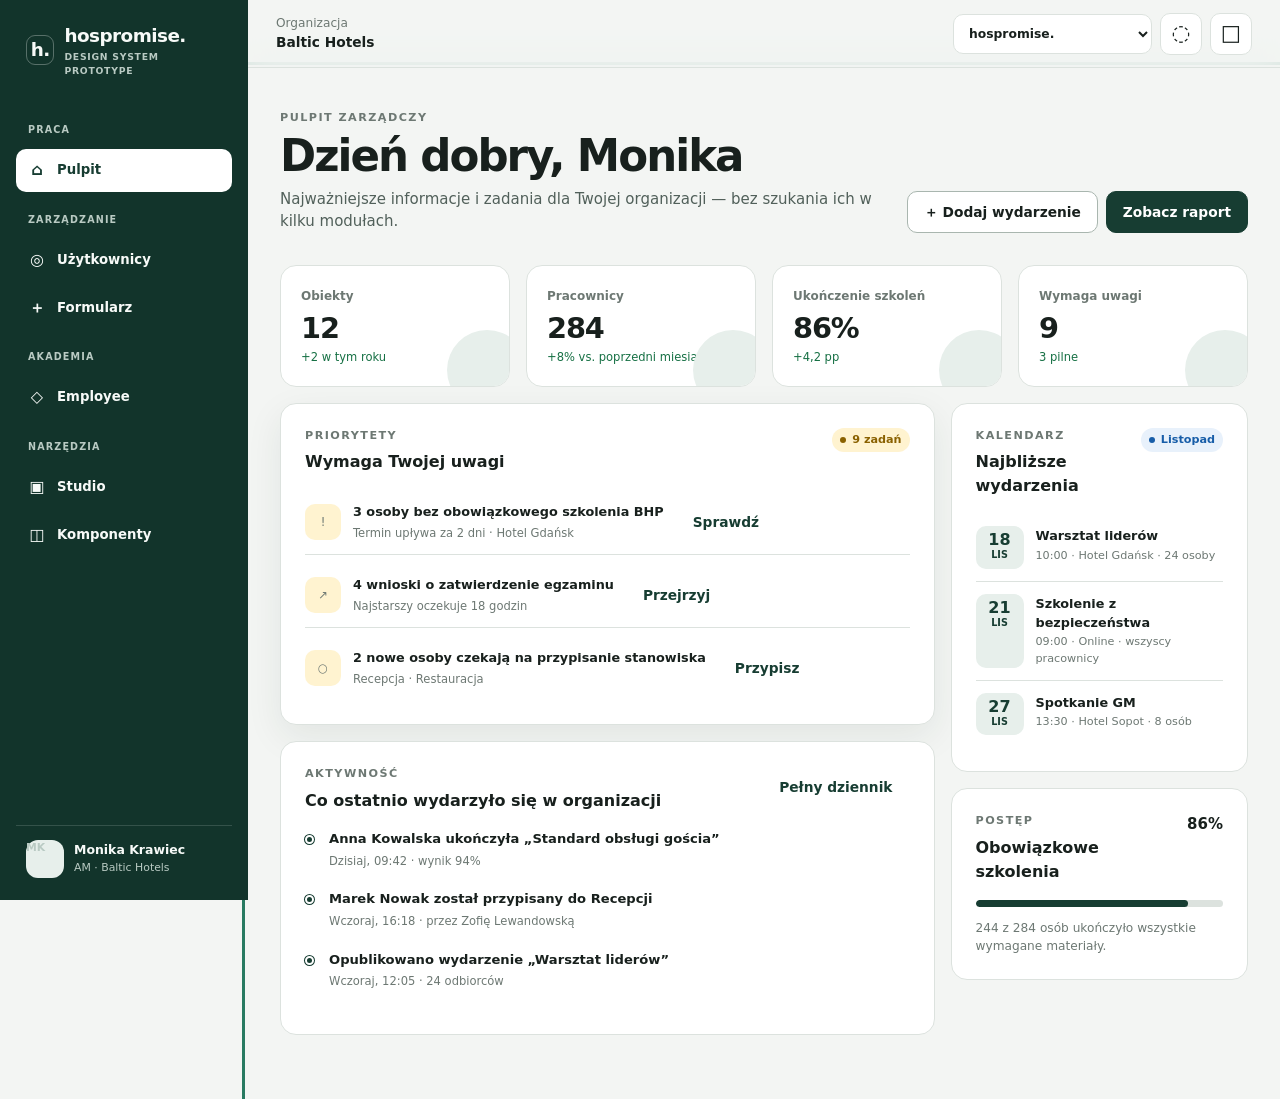
<file: index.html>
<!doctype html>
<html lang="pl" data-theme="hospromise">
<head>
  <meta charset="utf-8">
  <meta name="viewport" content="width=device-width,initial-scale=1">
  <meta name="color-scheme" content="light dark">
  <title>hp-ds — prototyp Design Systemu</title>
  <meta name="description" content="Interaktywny prototyp docelowego Design Systemu hospromise.">
  <link rel="stylesheet" href="styles.css">
</head>
<body>
  <a class="skip-link" href="#main">Przejdź do treści</a>
  <div id="app"></div>
  <div class="toast-region" aria-live="polite" aria-atomic="true"></div>
  <dialog class="modal" id="demo-modal" aria-labelledby="modal-title">
    <form method="dialog" class="modal__surface">
      <div class="modal__header">
        <div>
          <span class="eyebrow">Potwierdzenie</span>
          <h2 id="modal-title">Zapisz zmiany?</h2>
        </div>
        <button class="icon-button" value="cancel" aria-label="Zamknij">×</button>
      </div>
      <p>To demonstracyjny modal hp-ds. W produkcie akcja zachowa kontekst strony i fokus użytkownika.</p>
      <div class="modal__actions">
        <button class="button button--tertiary" value="cancel">Anuluj</button>
        <button class="button button--primary" value="confirm">Zapisz zmiany</button>
      </div>
    </form>
  </dialog>
  <script src="app.js" defer></script>
</body>
</html>
</file>
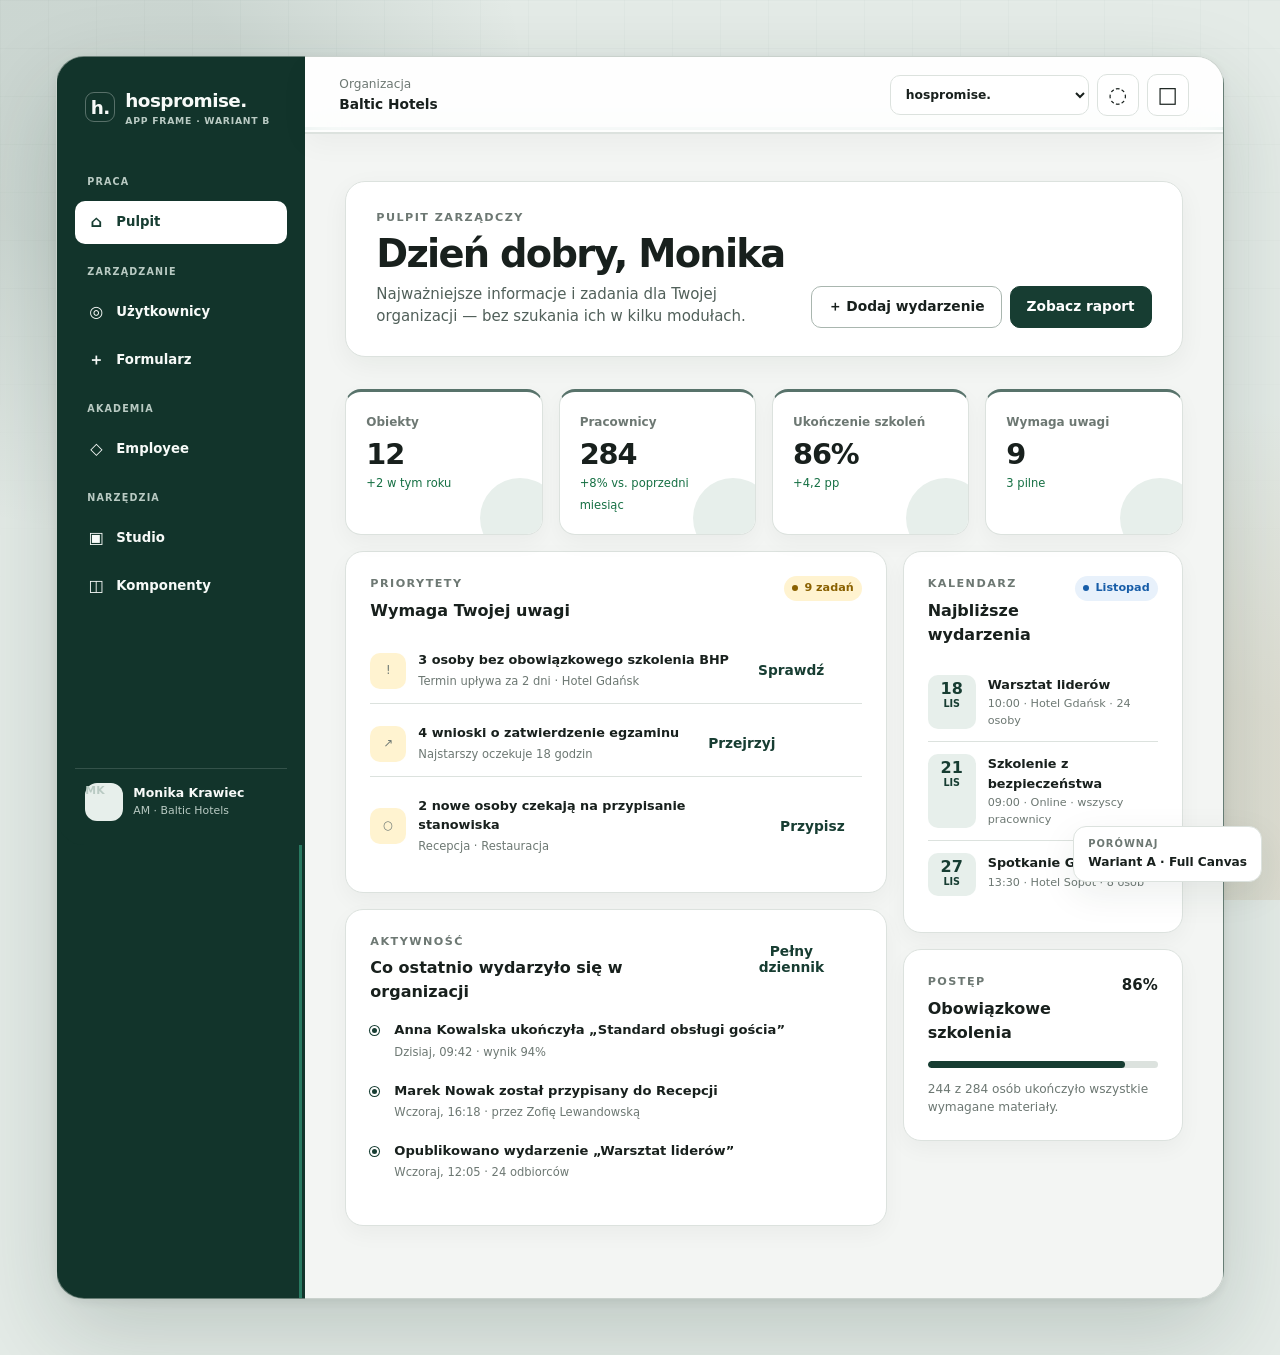
<file: app-frame/index.html>
<!doctype html>
<html lang="pl" data-theme="hospromise">
<head>
  <meta charset="utf-8">
  <meta name="viewport" content="width=device-width,initial-scale=1">
  <meta name="color-scheme" content="light dark">
  <title>hp-ds App Frame — prototyp porównawczy</title>
  <meta name="description" content="Wariant hp-ds osadzony w dużej centralnej ramie aplikacji.">
  <link rel="stylesheet" href="styles.css">
  <link rel="stylesheet" href="app-frame.css">
</head>
<body class="app-frame-variant">
  <a class="skip-link" href="#main">Przejdź do treści</a>
  <a class="variant-switch" href="../#/dashboard" aria-label="Otwórz pierwszy wariant hp-ds">
    <span>Porównaj</span>
    <strong>Wariant A · Full Canvas</strong>
  </a>
  <div id="app"></div>
  <div class="toast-region" aria-live="polite" aria-atomic="true"></div>
  <dialog class="modal" id="demo-modal" aria-labelledby="modal-title">
    <form method="dialog" class="modal__surface">
      <div class="modal__header">
        <div>
          <span class="eyebrow">Potwierdzenie</span>
          <h2 id="modal-title">Zapisz zmiany?</h2>
        </div>
        <button class="icon-button" value="cancel" aria-label="Zamknij">×</button>
      </div>
      <p>To demonstracyjny modal hp-ds. W produkcie akcja zachowa kontekst strony i fokus użytkownika.</p>
      <div class="modal__actions">
        <button class="button button--tertiary" value="cancel">Anuluj</button>
        <button class="button button--primary" value="confirm">Zapisz zmiany</button>
      </div>
    </form>
  </dialog>
  <script src="app.js" defer></script>
</body>
</html>
</file>
<file: styles.css>
@layer reset, tokens, primitives, components, patterns, layouts, utilities;

@layer reset {
  *,*::before,*::after{box-sizing:border-box}
  html{font-family:Inter,"Aptos",ui-sans-serif,system-ui,-apple-system,sans-serif;scroll-behavior:smooth}
  body{margin:0;min-width:320px;background:var(--canvas);color:var(--text);font-size:15px;line-height:1.5}
  button,input,select,textarea{font:inherit;color:inherit}
  button,a{touch-action:manipulation}
  img,svg{display:block;max-width:100%}
  h1,h2,h3,p{margin-block-start:0}
  button{cursor:pointer}
}

@layer tokens {
  :root{
    --brand:#173d32;--brand-hover:#0f3027;--brand-soft:#e7efeb;--accent:#b78b52;
    --canvas:#f3f5f3;--surface:#fff;--surface-raised:#fff;--surface-subtle:#f7f8f7;
    --nav:#12342b;--nav-text:#f7faf8;--nav-muted:#b9cac3;--nav-active:#fff;--nav-active-text:#173d32;
    --text:#18201d;--text-secondary:#51605a;--text-muted:#6d7873;--inverse:#fff;
    --border:#dce2de;--border-strong:#a9b6af;--focus:#287a61;
    --success:#167044;--success-soft:#e7f4ed;--warning:#8a6100;--warning-soft:#fff3d0;
    --danger:#b42332;--danger-soft:#fdebec;--info:#175da8;--info-soft:#e8f1fb;
    --table-head:#f3f6f4;--table-hover:#f7faf8;--shadow:0 12px 36px rgba(20,47,38,.08);
    --radius-sm:6px;--radius-md:10px;--radius-lg:16px;--radius-xl:24px;
    --space-1:4px;--space-2:8px;--space-3:12px;--space-4:16px;--space-5:24px;--space-6:32px;--space-7:48px;
    --content:1240px;--sidebar:248px;--control:42px;
  }
  html[data-theme="puro"]{
    --brand:#222;--brand-hover:#000;--brand-soft:#eee9e5;--accent:#9a7161;
    --canvas:#eee9e5;--surface:#fff;--surface-raised:#fff;--surface-subtle:#f5f2f0;
    --nav:#222;--nav-text:#fff;--nav-muted:#c8c8c8;--nav-active:#e0d1c5;--nav-active-text:#222;
    --text:#222;--text-secondary:#5f5a57;--text-muted:#756f6b;--border:#ddd5cf;--border-strong:#a89d95;--focus:#7b5143;
    --table-head:#f2eeeb;--table-hover:#f7f3f1;--shadow:0 12px 34px rgba(34,34,34,.09)
  }
  html[data-theme="arche"]{
    --brand:#25231f;--brand-hover:#11100e;--brand-soft:#f0ebdf;--accent:#8d784a;
    --canvas:#f3f0e9;--surface:#fff;--surface-raised:#fff;--surface-subtle:#f8f6f1;
    --nav:#191816;--nav-text:#fff;--nav-muted:#c9c3b7;--nav-active:#8d784a;--nav-active-text:#fff;
    --text:#27251f;--text-secondary:#5f5a4e;--text-muted:#746e61;--border:#e2ddd2;--border-strong:#aa9e85;--focus:#806b3e;
    --table-head:#f4f0e8;--table-hover:#faf8f3;--shadow:0 12px 34px rgba(37,35,31,.08)
  }
  html[data-theme="dark"]{
    color-scheme:dark;--brand:#8fc7b3;--brand-hover:#a9d8c7;--brand-soft:#213c34;--accent:#d8b67f;
    --canvas:#101513;--surface:#18201d;--surface-raised:#202a26;--surface-subtle:#222d29;
    --nav:#0b0f0d;--nav-text:#f4f7f5;--nav-muted:#99aaa3;--nav-active:#8fc7b3;--nav-active-text:#102019;
    --text:#eef3f0;--text-secondary:#b8c4bf;--text-muted:#99a7a1;--inverse:#102019;
    --border:#34413c;--border-strong:#5c6c65;--focus:#8fc7b3;
    --success:#65c28e;--success-soft:#183426;--warning:#e6bd5c;--warning-soft:#382f18;
    --danger:#f0808a;--danger-soft:#3d2025;--info:#79b5ed;--info-soft:#183048;
    --table-head:#202a26;--table-hover:#24312c;--shadow:0 14px 40px rgba(0,0,0,.3)
  }
}

@layer primitives {
  :focus-visible{outline:3px solid var(--focus);outline-offset:3px}
  ::selection{background:var(--brand);color:var(--inverse)}
  .skip-link{position:fixed;top:8px;left:8px;z-index:1000;transform:translateY(-150%);padding:10px 14px;background:var(--surface);color:var(--text);border-radius:var(--radius-md)}
  .skip-link:focus{transform:none}
  .stack{display:flex;flex-direction:column;gap:var(--space-4)}
  .cluster{display:flex;align-items:center;flex-wrap:wrap;gap:var(--space-3)}
  .grid{display:grid;gap:var(--space-4)}
  .muted{color:var(--text-muted)}
  .eyebrow{display:block;margin-bottom:6px;color:var(--text-muted);font-size:.7rem;font-weight:750;letter-spacing:.13em;text-transform:uppercase}
  .numeric{font-variant-numeric:tabular-nums}
  .sr-only{position:absolute;width:1px;height:1px;padding:0;margin:-1px;overflow:hidden;clip:rect(0,0,0,0);white-space:nowrap;border:0}
}

@layer components {
  .button{display:inline-flex;align-items:center;justify-content:center;gap:8px;min-height:var(--control);padding:8px 16px;border:1px solid transparent;border-radius:var(--radius-md);font-size:.86rem;font-weight:700;line-height:1.2;text-decoration:none;transition:background .16s,border-color .16s,transform .16s;color:var(--text)}
  .button:hover{transform:translateY(-1px)}
  .button:active{transform:none}
  .button--primary{background:var(--brand);border-color:var(--brand);color:var(--inverse)}
  [data-theme="dark"] .button--primary{color:#102019}
  .button--primary:hover{background:var(--brand-hover);border-color:var(--brand-hover)}
  .button--secondary{background:var(--surface);border-color:var(--border-strong);color:var(--text)}
  .button--secondary:hover{border-color:var(--brand);color:var(--brand)}
  .button--tertiary{background:transparent;color:var(--brand)}
  .button--tertiary:hover{background:var(--brand-soft)}
  .button--danger{background:var(--danger);color:#fff}
  .button[disabled],.button.is-loading{opacity:.55;cursor:not-allowed;transform:none}
  .button.is-loading::before{content:"";width:14px;height:14px;border:2px solid currentColor;border-right-color:transparent;border-radius:50%;animation:spin .8s linear infinite}
  @keyframes spin{to{transform:rotate(360deg)}}
  .icon-button{display:grid;place-items:center;width:42px;height:42px;padding:0;border:1px solid var(--border);border-radius:var(--radius-md);background:var(--surface);color:var(--text);font-size:1.35rem}
  .icon-button:hover{border-color:var(--brand);color:var(--brand)}
  .field{display:grid;gap:6px;min-width:0}
  .field>span,.field>label{font-size:.78rem;font-weight:700;color:var(--text-secondary)}
  .field input,.field select,.field textarea{width:100%;min-height:var(--control);padding:9px 12px;border:1px solid var(--border-strong);border-radius:var(--radius-md);background:var(--surface);color:var(--text);box-shadow:none}
  .field textarea{min-height:104px;resize:vertical}
  .field input:focus,.field select:focus,.field textarea:focus{border-color:var(--focus);outline:3px solid color-mix(in srgb,var(--focus) 22%,transparent);outline-offset:0}
  .field.is-invalid input{border-color:var(--danger)}
  .field__help{font-size:.75rem;color:var(--text-muted)}
  .field__error{font-size:.75rem;font-weight:650;color:var(--danger)}
  .check{display:flex;gap:10px;align-items:flex-start;font-size:.86rem}
  .check input{width:18px;height:18px;margin-top:2px;accent-color:var(--brand)}
  .badge{display:inline-flex;align-items:center;gap:6px;padding:4px 8px;border-radius:999px;background:var(--surface-subtle);color:var(--text-secondary);font-size:.7rem;font-weight:750;white-space:nowrap}
  .badge::before{content:"";width:6px;height:6px;border-radius:50%;background:currentColor}
  .badge--success{background:var(--success-soft);color:var(--success)}
  .badge--warning{background:var(--warning-soft);color:var(--warning)}
  .badge--danger{background:var(--danger-soft);color:var(--danger)}
  .badge--info{background:var(--info-soft);color:var(--info)}
  .card{min-width:0;padding:var(--space-5);background:var(--surface);border:1px solid var(--border);border-radius:var(--radius-lg)}
  .card--raised{background:var(--surface-raised);box-shadow:var(--shadow)}
  .card__header{display:flex;align-items:flex-start;justify-content:space-between;gap:var(--space-4);margin-bottom:var(--space-4)}
  .card__header h2,.card__header h3{margin:0;font-size:1rem}
  .card__title{margin-bottom:4px;font-size:1rem}
  .alert{display:flex;gap:12px;padding:14px 16px;border:1px solid var(--border);border-radius:var(--radius-md);background:var(--surface-subtle);font-size:.85rem}
  .alert--info{border-color:color-mix(in srgb,var(--info) 35%,var(--border));background:var(--info-soft)}
  .alert--danger{border-color:color-mix(in srgb,var(--danger) 35%,var(--border));background:var(--danger-soft)}
  .avatar{display:grid;place-items:center;flex:0 0 auto;width:38px;height:38px;border-radius:12px;background:var(--brand-soft);color:var(--brand);font-size:.78rem;font-weight:800}
  .avatar--lg{width:56px;height:56px;border-radius:17px;font-size:1rem}
  .progress{height:7px;border-radius:999px;background:var(--border);overflow:hidden}
  .progress>span{display:block;height:100%;border-radius:inherit;background:var(--brand)}
  .tabs{display:flex;gap:4px;padding:4px;border:1px solid var(--border);border-radius:12px;background:var(--surface-subtle);width:max-content;max-width:100%;overflow:auto}
  .tabs button{min-height:36px;padding:6px 12px;border:0;border-radius:8px;background:transparent;color:var(--text-secondary);font-size:.78rem;font-weight:700;white-space:nowrap}
  .tabs button[aria-selected="true"]{background:var(--surface);color:var(--brand);box-shadow:0 1px 4px rgba(0,0,0,.07)}
  .modal{width:min(520px,calc(100% - 24px));padding:0;border:0;border-radius:var(--radius-xl);background:transparent;color:var(--text)}
  .modal::backdrop{background:rgba(8,15,12,.55);backdrop-filter:blur(3px)}
  .modal__surface{padding:var(--space-5);background:var(--surface-raised);border:1px solid var(--border);border-radius:var(--radius-xl);box-shadow:var(--shadow)}
  .modal__header{display:flex;justify-content:space-between;gap:16px}.modal__header h2{margin-bottom:12px;font-size:1.25rem}.modal__actions{display:flex;justify-content:flex-end;gap:8px;margin-top:24px}
  .toast-region{position:fixed;right:20px;bottom:20px;z-index:90;display:grid;gap:8px}
  .toast{padding:12px 16px;border:1px solid var(--border);border-radius:var(--radius-md);background:var(--surface-raised);box-shadow:var(--shadow);font-size:.84rem;animation:toast-in .2s ease-out}
  @keyframes toast-in{from{transform:translateY(8px);opacity:0}}
}

@layer patterns {
  .page-header{display:flex;align-items:flex-end;justify-content:space-between;gap:var(--space-5);margin-bottom:var(--space-6)}
  .page-header h1{max-width:760px;margin:0 0 8px;font-size:clamp(1.9rem,3.4vw,3.1rem);line-height:1.08;letter-spacing:-.045em;font-weight:650}
  .page-header p{max-width:680px;margin:0;color:var(--text-secondary)}
  .page-header__actions{display:flex;flex-wrap:wrap;gap:8px;flex:0 0 auto}
  .kpi-grid{grid-template-columns:repeat(4,minmax(0,1fr))}
  .kpi{position:relative;overflow:hidden;padding:18px 20px}.kpi__label{color:var(--text-muted);font-size:.75rem;font-weight:650}.kpi__value{display:block;margin:8px 0 2px;font-size:1.8rem;line-height:1;font-weight:720;letter-spacing:-.04em}.kpi__trend{font-size:.72rem;color:var(--success)}
  .kpi::after{content:"";position:absolute;right:-18px;bottom:-24px;width:80px;height:80px;border-radius:50%;background:var(--brand-soft)}
  .filter-bar{display:grid;grid-template-columns:minmax(220px,1fr) repeat(2,minmax(140px,.4fr)) auto;gap:10px;align-items:end;padding:14px;background:var(--surface);border:1px solid var(--border);border-radius:var(--radius-lg);margin-bottom:16px}
  .search{position:relative}.search input{padding-left:38px}.search::before{content:"⌕";position:absolute;z-index:1;left:13px;bottom:8px;color:var(--text-muted);font-size:1.15rem}
  .table-shell{overflow:hidden;background:var(--surface);border:1px solid var(--border);border-radius:var(--radius-lg)}
  .data-table{width:100%;border-collapse:collapse;font-size:.83rem}.data-table th{padding:12px 16px;background:var(--table-head);border-bottom:1px solid var(--border);color:var(--text-muted);font-size:.68rem;letter-spacing:.06em;text-align:left;text-transform:uppercase}.data-table td{padding:14px 16px;border-bottom:1px solid var(--border);vertical-align:middle}.data-table tr:last-child td{border-bottom:0}.data-table tbody tr:hover{background:var(--table-hover)}
  .person-cell{display:flex;align-items:center;gap:10px}.person-cell strong,.person-cell span{display:block}.person-cell span{color:var(--text-muted);font-size:.72rem}
  .row-actions{display:flex;justify-content:flex-end;gap:4px}
  .pagination{display:flex;align-items:center;justify-content:space-between;gap:16px;padding:14px 16px;border-top:1px solid var(--border);font-size:.76rem;color:var(--text-muted)}
  .pagination__pages{display:flex;gap:4px}.pagination button{width:34px;height:34px;border:1px solid transparent;border-radius:8px;background:transparent}.pagination button[aria-current="page"]{background:var(--brand);color:var(--inverse)}
  .mobile-records{display:none;gap:10px}.mobile-record{padding:16px;background:var(--surface);border:1px solid var(--border);border-radius:var(--radius-lg)}.mobile-record__top{display:flex;justify-content:space-between;gap:12px}.mobile-record dl{display:grid;grid-template-columns:1fr 1fr;gap:10px;margin:14px 0}.mobile-record dt{font-size:.68rem;color:var(--text-muted)}.mobile-record dd{margin:2px 0 0;font-size:.8rem}
  .empty-state{display:grid;place-items:center;min-height:260px;padding:32px;text-align:center;border:1px dashed var(--border-strong);border-radius:var(--radius-lg);background:var(--surface-subtle)}.empty-state__icon{display:grid;place-items:center;width:52px;height:52px;margin-bottom:14px;border-radius:16px;background:var(--brand-soft);color:var(--brand);font-size:1.5rem}.empty-state p{max-width:400px;color:var(--text-muted)}
  .timeline{list-style:none;margin:0;padding:0}.timeline li{display:grid;grid-template-columns:12px 1fr;gap:12px;padding:0 0 18px}.timeline li::before{content:"";width:9px;height:9px;margin-top:6px;border:2px solid var(--surface);border-radius:50%;background:var(--brand);box-shadow:0 0 0 1px var(--brand)}.timeline strong{display:block;font-size:.82rem}.timeline span{font-size:.72rem;color:var(--text-muted)}
}

@layer layouts {
  .app-shell{display:grid;grid-template-columns:var(--sidebar) minmax(0,1fr);min-height:100vh}
  .sidebar{position:sticky;top:0;height:100vh;display:flex;flex-direction:column;padding:22px 16px;background:var(--nav);color:var(--nav-text)}
  .brand{display:flex;align-items:center;gap:10px;min-height:44px;padding:0 10px;margin-bottom:30px;color:inherit;text-decoration:none;font-size:1.15rem;font-weight:800;letter-spacing:-.03em}.brand__mark{display:grid;place-items:center;width:30px;height:30px;border:1px solid color-mix(in srgb,var(--nav-text) 30%,transparent);border-radius:9px}.brand small{display:block;color:var(--nav-muted);font-size:.58rem;letter-spacing:.08em;text-transform:uppercase}
  .side-nav{display:grid;gap:5px}.side-nav__label{margin:16px 12px 6px;color:var(--nav-muted);font-size:.6rem;font-weight:750;letter-spacing:.12em;text-transform:uppercase}.side-nav a{display:flex;align-items:center;gap:11px;min-height:43px;padding:9px 12px;border-radius:10px;color:var(--nav-text);text-decoration:none;font-size:.83rem;font-weight:600}.side-nav a:hover{background:color-mix(in srgb,var(--nav-text) 9%,transparent)}.side-nav a[aria-current="page"]{background:var(--nav-active);color:var(--nav-active-text)}.nav-icon{width:18px;text-align:center;font-size:1rem}
  .sidebar__profile{display:flex;align-items:center;gap:10px;margin-top:auto;padding:14px 10px 0;border-top:1px solid color-mix(in srgb,var(--nav-text) 15%,transparent)}.sidebar__profile strong,.sidebar__profile span{display:block}.sidebar__profile strong{font-size:.78rem}.sidebar__profile span{font-size:.68rem;color:var(--nav-muted)}
  .workspace{min-width:0}.topbar{position:sticky;top:0;z-index:40;display:flex;align-items:center;justify-content:space-between;height:68px;padding:0 28px;background:color-mix(in srgb,var(--canvas) 88%,transparent);border-bottom:1px solid var(--border);backdrop-filter:blur(16px)}.topbar__context{font-size:.76rem;color:var(--text-muted)}.topbar__context strong{display:block;color:var(--text);font-size:.86rem}.topbar__actions{display:flex;align-items:center;gap:8px}.theme-select{min-height:40px;padding:7px 34px 7px 11px;border:1px solid var(--border);border-radius:10px;background:var(--surface);font-size:.77rem;font-weight:650}
  .mobile-menu{display:none}.main{width:min(100%,calc(var(--content) + 64px));margin:0 auto;padding:42px 32px 64px}
  .dashboard-grid{grid-template-columns:minmax(0,1.65fr) minmax(280px,.75fr);align-items:start}.dashboard-column{display:grid;gap:16px}
  .attention-list{display:grid;gap:8px}.attention-item{display:flex;align-items:center;gap:12px;padding:11px 0;border-bottom:1px solid var(--border)}.attention-item:last-child{border:0}.attention-item__icon{display:grid;place-items:center;flex:0 0 36px;height:36px;border-radius:10px;background:var(--warning-soft);color:var(--warning)}.attention-item strong{display:block;font-size:.8rem}.attention-item span{font-size:.72rem;color:var(--text-muted)}
  .event{display:grid;grid-template-columns:48px 1fr;gap:12px;padding:12px 0;border-bottom:1px solid var(--border)}.event:last-child{border:0}.event__date{padding:6px;border-radius:10px;background:var(--brand-soft);color:var(--brand);text-align:center;font-size:.6rem;font-weight:800;text-transform:uppercase}.event__date strong{display:block;font-size:1rem;line-height:1}.event h3{margin:0;font-size:.8rem}.event p{margin:2px 0 0;color:var(--text-muted);font-size:.7rem}
  .form-layout{display:grid;grid-template-columns:minmax(0,1fr) 280px;gap:20px;align-items:start}.form-card{padding:0}.form-section{padding:24px;border-bottom:1px solid var(--border)}.form-section:last-child{border:0}.form-section h2{margin-bottom:4px;font-size:1rem}.form-section>p{margin-bottom:18px;color:var(--text-muted);font-size:.78rem}.form-grid{display:grid;grid-template-columns:1fr 1fr;gap:16px}.form-grid .span-2{grid-column:1/-1}.sticky-actions{position:sticky;bottom:12px;display:flex;justify-content:flex-end;gap:8px;padding:14px 24px;background:color-mix(in srgb,var(--surface) 94%,transparent);border-top:1px solid var(--border);backdrop-filter:blur(10px)}
  .employee-shell{max-width:460px;margin:0 auto;border:1px solid var(--border);border-radius:28px;background:var(--surface);box-shadow:var(--shadow);overflow:hidden}.employee-top{padding:22px 20px 30px;background:var(--nav);color:var(--nav-text)}.employee-top__row{display:flex;align-items:center;justify-content:space-between}.employee-top h1{margin:28px 0 6px;font-size:1.7rem;letter-spacing:-.04em}.employee-top p{margin:0;color:var(--nav-muted);font-size:.82rem}.employee-body{display:grid;gap:14px;padding:18px;background:var(--canvas)}.employee-card{padding:18px;background:var(--surface);border:1px solid var(--border);border-radius:16px}.employee-card--hero{margin-top:-32px;box-shadow:var(--shadow)}.employee-card h2{margin-bottom:4px;font-size:.95rem}.course-list{display:grid;gap:10px;margin-top:14px}.course{display:grid;grid-template-columns:44px 1fr auto;gap:11px;align-items:center;padding:11px;border:1px solid var(--border);border-radius:12px}.course__icon{display:grid;place-items:center;height:44px;border-radius:11px;background:var(--brand-soft);color:var(--brand)}.course strong,.course span{display:block}.course strong{font-size:.78rem}.course span{font-size:.67rem;color:var(--text-muted)}.employee-nav{position:sticky;bottom:0;display:grid;grid-template-columns:repeat(4,1fr);padding:8px;background:var(--surface);border-top:1px solid var(--border)}.employee-nav button{display:grid;place-items:center;gap:2px;min-height:48px;border:0;background:transparent;color:var(--text-muted);font-size:.62rem}.employee-nav button:first-child{color:var(--brand);font-weight:750}
  .studio-library{grid-template-columns:repeat(3,minmax(0,1fr))}.project-card{overflow:hidden;padding:0}.project-thumb{aspect-ratio:16/9;display:grid;place-items:center;background:linear-gradient(135deg,var(--brand-soft),var(--surface-subtle));border-bottom:1px solid var(--border);color:var(--brand)}.project-thumb__slide{width:68%;height:60%;padding:14px;background:var(--surface);border:1px solid var(--border);border-radius:5px;box-shadow:var(--shadow)}.project-thumb__slide span{display:block;width:60%;height:5px;margin-bottom:7px;border-radius:5px;background:var(--brand)}.project-thumb__slide i{display:block;width:88%;height:3px;margin-bottom:4px;border-radius:4px;background:var(--border)}.project-body{padding:16px}.project-body h3{margin-bottom:4px;font-size:.88rem}.project-body p{margin:0;color:var(--text-muted);font-size:.7rem}
  .studio-editor{display:grid;grid-template-columns:190px minmax(0,1fr) 250px;min-height:620px;border:1px solid var(--border);border-radius:var(--radius-lg);background:var(--surface-subtle);overflow:hidden}.studio-pane{padding:14px;background:var(--surface);border-right:1px solid var(--border)}.studio-pane:last-child{border:0;border-left:1px solid var(--border)}.studio-pane h3{font-size:.72rem;letter-spacing:.07em;text-transform:uppercase}.studio-tools{display:grid;gap:7px}.studio-tool{display:flex;align-items:center;gap:8px;min-height:38px;padding:8px;border:1px solid var(--border);border-radius:9px;background:var(--surface);font-size:.72rem;font-weight:650}.studio-stage{display:grid;grid-template-rows:auto 1fr;min-width:0;padding:14px}.studio-toolbar{display:flex;align-items:center;justify-content:space-between;gap:8px;margin-bottom:14px}.studio-canvas{align-self:center;aspect-ratio:16/9;padding:8%;background:#fff;color:#232323;box-shadow:0 14px 35px rgba(0,0,0,.14);overflow:hidden}.studio-canvas h2{font:700 clamp(1rem,2.4vw,2rem)/1.1 Georgia,serif}.studio-canvas p{max-width:70%;font-size:clamp(.55rem,1vw,.9rem);color:#555}.studio-inspector{display:grid;gap:10px}.studio-inspector .field input,.studio-inspector .field select{min-height:36px;font-size:.72rem}.slide-thumb{aspect-ratio:16/9;margin-bottom:12px;padding:10px;background:#fff;border:2px solid var(--brand);border-radius:7px;color:#222;font-size:.55rem}
  .component-section{margin-bottom:40px}.component-section>h2{margin-bottom:4px;font-size:1.2rem}.component-section>p{margin-bottom:18px;color:var(--text-muted);font-size:.82rem}.component-demo{padding:20px;background:var(--surface);border:1px solid var(--border);border-radius:var(--radius-lg)}.swatches{grid-template-columns:repeat(6,minmax(0,1fr))}.swatch{overflow:hidden;border:1px solid var(--border);border-radius:12px;background:var(--surface)}.swatch__colour{height:64px}.swatch code{display:block;padding:8px;font-size:.63rem;color:var(--text-muted)}.type-sample{display:grid;grid-template-columns:100px 1fr;gap:16px;padding:12px 0;border-bottom:1px solid var(--border)}.type-sample:last-child{border:0}.type-sample span{font-size:.7rem;color:var(--text-muted)}
}

@layer utilities {
  @media(max-width:1050px){.kpi-grid{grid-template-columns:repeat(2,1fr)}.dashboard-grid{grid-template-columns:1fr}.studio-library{grid-template-columns:repeat(2,1fr)}.studio-editor{grid-template-columns:160px minmax(0,1fr)}.studio-pane:last-child{display:none}.swatches{grid-template-columns:repeat(3,1fr)}}
  @media(max-width:899px){:root{--control:44px}.app-shell{display:block}.sidebar{position:fixed;inset:0 auto 0 0;z-index:80;width:min(86vw,310px);transform:translateX(-102%);transition:transform .2s;box-shadow:var(--shadow)}body.nav-open .sidebar{transform:none}.topbar{height:62px;padding:0 14px}.mobile-menu{display:grid}.topbar__context{display:none}.main{padding:26px 14px 52px}.page-header{display:block;margin-bottom:24px}.page-header__actions{margin-top:16px}.page-header__actions .button{flex:1}.page-header h1{font-size:2rem}.filter-bar{grid-template-columns:1fr}.table-shell{display:none}.mobile-records{display:grid}.form-layout{grid-template-columns:1fr}.form-grid{grid-template-columns:1fr}.form-grid .span-2{grid-column:auto}.form-aside{order:-1}.kpi-grid{gap:10px}.kpi{padding:15px}.kpi__value{font-size:1.55rem}.studio-library{grid-template-columns:1fr}.studio-editor{display:block;min-height:0}.studio-pane:first-child{display:none}.studio-stage{padding:10px}.studio-toolbar{overflow:auto}.studio-canvas{margin:20px 0}.swatches{grid-template-columns:repeat(2,1fr)}.component-demo{padding:14px}.modal__actions{flex-direction:column-reverse}.modal__actions .button{width:100%}}
  @media(max-width:420px){.theme-select{width:132px}.topbar__actions>.icon-button:not(.mobile-menu){display:none}.kpi-grid{grid-template-columns:1fr 1fr}.employee-shell{border-radius:0;border-inline:0}.type-sample{grid-template-columns:1fr}.swatches{grid-template-columns:1fr 1fr}}
  @media(prefers-reduced-motion:reduce){*,*::before,*::after{scroll-behavior:auto!important;animation-duration:.01ms!important;transition-duration:.01ms!important}}
}
</file>
<file: app-frame/styles.css>
@layer reset, tokens, primitives, components, patterns, layouts, utilities;

@layer reset {
  *,*::before,*::after{box-sizing:border-box}
  html{font-family:Inter,"Aptos",ui-sans-serif,system-ui,-apple-system,sans-serif;scroll-behavior:smooth}
  body{margin:0;min-width:320px;background:var(--canvas);color:var(--text);font-size:15px;line-height:1.5}
  button,input,select,textarea{font:inherit;color:inherit}
  button,a{touch-action:manipulation}
  img,svg{display:block;max-width:100%}
  h1,h2,h3,p{margin-block-start:0}
  button{cursor:pointer}
}

@layer tokens {
  :root{
    --brand:#173d32;--brand-hover:#0f3027;--brand-soft:#e7efeb;--accent:#b78b52;
    --canvas:#f3f5f3;--surface:#fff;--surface-raised:#fff;--surface-subtle:#f7f8f7;
    --nav:#12342b;--nav-text:#f7faf8;--nav-muted:#b9cac3;--nav-active:#fff;--nav-active-text:#173d32;
    --text:#18201d;--text-secondary:#51605a;--text-muted:#6d7873;--inverse:#fff;
    --border:#dce2de;--border-strong:#a9b6af;--focus:#287a61;
    --success:#167044;--success-soft:#e7f4ed;--warning:#8a6100;--warning-soft:#fff3d0;
    --danger:#b42332;--danger-soft:#fdebec;--info:#175da8;--info-soft:#e8f1fb;
    --table-head:#f3f6f4;--table-hover:#f7faf8;--shadow:0 12px 36px rgba(20,47,38,.08);
    --radius-sm:6px;--radius-md:10px;--radius-lg:16px;--radius-xl:24px;
    --space-1:4px;--space-2:8px;--space-3:12px;--space-4:16px;--space-5:24px;--space-6:32px;--space-7:48px;
    --content:1240px;--sidebar:248px;--control:42px;
  }
  html[data-theme="puro"]{
    --brand:#222;--brand-hover:#000;--brand-soft:#eee9e5;--accent:#9a7161;
    --canvas:#eee9e5;--surface:#fff;--surface-raised:#fff;--surface-subtle:#f5f2f0;
    --nav:#222;--nav-text:#fff;--nav-muted:#c8c8c8;--nav-active:#e0d1c5;--nav-active-text:#222;
    --text:#222;--text-secondary:#5f5a57;--text-muted:#756f6b;--border:#ddd5cf;--border-strong:#a89d95;--focus:#7b5143;
    --table-head:#f2eeeb;--table-hover:#f7f3f1;--shadow:0 12px 34px rgba(34,34,34,.09)
  }
  html[data-theme="arche"]{
    --brand:#25231f;--brand-hover:#11100e;--brand-soft:#f0ebdf;--accent:#8d784a;
    --canvas:#f3f0e9;--surface:#fff;--surface-raised:#fff;--surface-subtle:#f8f6f1;
    --nav:#191816;--nav-text:#fff;--nav-muted:#c9c3b7;--nav-active:#8d784a;--nav-active-text:#fff;
    --text:#27251f;--text-secondary:#5f5a4e;--text-muted:#746e61;--border:#e2ddd2;--border-strong:#aa9e85;--focus:#806b3e;
    --table-head:#f4f0e8;--table-hover:#faf8f3;--shadow:0 12px 34px rgba(37,35,31,.08)
  }
  html[data-theme="dark"]{
    color-scheme:dark;--brand:#8fc7b3;--brand-hover:#a9d8c7;--brand-soft:#213c34;--accent:#d8b67f;
    --canvas:#101513;--surface:#18201d;--surface-raised:#202a26;--surface-subtle:#222d29;
    --nav:#0b0f0d;--nav-text:#f4f7f5;--nav-muted:#99aaa3;--nav-active:#8fc7b3;--nav-active-text:#102019;
    --text:#eef3f0;--text-secondary:#b8c4bf;--text-muted:#99a7a1;--inverse:#102019;
    --border:#34413c;--border-strong:#5c6c65;--focus:#8fc7b3;
    --success:#65c28e;--success-soft:#183426;--warning:#e6bd5c;--warning-soft:#382f18;
    --danger:#f0808a;--danger-soft:#3d2025;--info:#79b5ed;--info-soft:#183048;
    --table-head:#202a26;--table-hover:#24312c;--shadow:0 14px 40px rgba(0,0,0,.3)
  }
}

@layer primitives {
  :focus-visible{outline:3px solid var(--focus);outline-offset:3px}
  ::selection{background:var(--brand);color:var(--inverse)}
  .skip-link{position:fixed;top:8px;left:8px;z-index:1000;transform:translateY(-150%);padding:10px 14px;background:var(--surface);color:var(--text);border-radius:var(--radius-md)}
  .skip-link:focus{transform:none}
  .stack{display:flex;flex-direction:column;gap:var(--space-4)}
  .cluster{display:flex;align-items:center;flex-wrap:wrap;gap:var(--space-3)}
  .grid{display:grid;gap:var(--space-4)}
  .muted{color:var(--text-muted)}
  .eyebrow{display:block;margin-bottom:6px;color:var(--text-muted);font-size:.7rem;font-weight:750;letter-spacing:.13em;text-transform:uppercase}
  .numeric{font-variant-numeric:tabular-nums}
  .sr-only{position:absolute;width:1px;height:1px;padding:0;margin:-1px;overflow:hidden;clip:rect(0,0,0,0);white-space:nowrap;border:0}
}

@layer components {
  .button{display:inline-flex;align-items:center;justify-content:center;gap:8px;min-height:var(--control);padding:8px 16px;border:1px solid transparent;border-radius:var(--radius-md);font-size:.86rem;font-weight:700;line-height:1.2;text-decoration:none;transition:background .16s,border-color .16s,transform .16s;color:var(--text)}
  .button:hover{transform:translateY(-1px)}
  .button:active{transform:none}
  .button--primary{background:var(--brand);border-color:var(--brand);color:var(--inverse)}
  [data-theme="dark"] .button--primary{color:#102019}
  .button--primary:hover{background:var(--brand-hover);border-color:var(--brand-hover)}
  .button--secondary{background:var(--surface);border-color:var(--border-strong);color:var(--text)}
  .button--secondary:hover{border-color:var(--brand);color:var(--brand)}
  .button--tertiary{background:transparent;color:var(--brand)}
  .button--tertiary:hover{background:var(--brand-soft)}
  .button--danger{background:var(--danger);color:#fff}
  .button[disabled],.button.is-loading{opacity:.55;cursor:not-allowed;transform:none}
  .button.is-loading::before{content:"";width:14px;height:14px;border:2px solid currentColor;border-right-color:transparent;border-radius:50%;animation:spin .8s linear infinite}
  @keyframes spin{to{transform:rotate(360deg)}}
  .icon-button{display:grid;place-items:center;width:42px;height:42px;padding:0;border:1px solid var(--border);border-radius:var(--radius-md);background:var(--surface);color:var(--text);font-size:1.35rem}
  .icon-button:hover{border-color:var(--brand);color:var(--brand)}
  .field{display:grid;gap:6px;min-width:0}
  .field>span,.field>label{font-size:.78rem;font-weight:700;color:var(--text-secondary)}
  .field input,.field select,.field textarea{width:100%;min-height:var(--control);padding:9px 12px;border:1px solid var(--border-strong);border-radius:var(--radius-md);background:var(--surface);color:var(--text);box-shadow:none}
  .field textarea{min-height:104px;resize:vertical}
  .field input:focus,.field select:focus,.field textarea:focus{border-color:var(--focus);outline:3px solid color-mix(in srgb,var(--focus) 22%,transparent);outline-offset:0}
  .field.is-invalid input{border-color:var(--danger)}
  .field__help{font-size:.75rem;color:var(--text-muted)}
  .field__error{font-size:.75rem;font-weight:650;color:var(--danger)}
  .check{display:flex;gap:10px;align-items:flex-start;font-size:.86rem}
  .check input{width:18px;height:18px;margin-top:2px;accent-color:var(--brand)}
  .badge{display:inline-flex;align-items:center;gap:6px;padding:4px 8px;border-radius:999px;background:var(--surface-subtle);color:var(--text-secondary);font-size:.7rem;font-weight:750;white-space:nowrap}
  .badge::before{content:"";width:6px;height:6px;border-radius:50%;background:currentColor}
  .badge--success{background:var(--success-soft);color:var(--success)}
  .badge--warning{background:var(--warning-soft);color:var(--warning)}
  .badge--danger{background:var(--danger-soft);color:var(--danger)}
  .badge--info{background:var(--info-soft);color:var(--info)}
  .card{min-width:0;padding:var(--space-5);background:var(--surface);border:1px solid var(--border);border-radius:var(--radius-lg)}
  .card--raised{background:var(--surface-raised);box-shadow:var(--shadow)}
  .card__header{display:flex;align-items:flex-start;justify-content:space-between;gap:var(--space-4);margin-bottom:var(--space-4)}
  .card__header h2,.card__header h3{margin:0;font-size:1rem}
  .card__title{margin-bottom:4px;font-size:1rem}
  .alert{display:flex;gap:12px;padding:14px 16px;border:1px solid var(--border);border-radius:var(--radius-md);background:var(--surface-subtle);font-size:.85rem}
  .alert--info{border-color:color-mix(in srgb,var(--info) 35%,var(--border));background:var(--info-soft)}
  .alert--danger{border-color:color-mix(in srgb,var(--danger) 35%,var(--border));background:var(--danger-soft)}
  .avatar{display:grid;place-items:center;flex:0 0 auto;width:38px;height:38px;border-radius:12px;background:var(--brand-soft);color:var(--brand);font-size:.78rem;font-weight:800}
  .avatar--lg{width:56px;height:56px;border-radius:17px;font-size:1rem}
  .progress{height:7px;border-radius:999px;background:var(--border);overflow:hidden}
  .progress>span{display:block;height:100%;border-radius:inherit;background:var(--brand)}
  .tabs{display:flex;gap:4px;padding:4px;border:1px solid var(--border);border-radius:12px;background:var(--surface-subtle);width:max-content;max-width:100%;overflow:auto}
  .tabs button{min-height:36px;padding:6px 12px;border:0;border-radius:8px;background:transparent;color:var(--text-secondary);font-size:.78rem;font-weight:700;white-space:nowrap}
  .tabs button[aria-selected="true"]{background:var(--surface);color:var(--brand);box-shadow:0 1px 4px rgba(0,0,0,.07)}
  .modal{width:min(520px,calc(100% - 24px));padding:0;border:0;border-radius:var(--radius-xl);background:transparent;color:var(--text)}
  .modal::backdrop{background:rgba(8,15,12,.55);backdrop-filter:blur(3px)}
  .modal__surface{padding:var(--space-5);background:var(--surface-raised);border:1px solid var(--border);border-radius:var(--radius-xl);box-shadow:var(--shadow)}
  .modal__header{display:flex;justify-content:space-between;gap:16px}.modal__header h2{margin-bottom:12px;font-size:1.25rem}.modal__actions{display:flex;justify-content:flex-end;gap:8px;margin-top:24px}
  .toast-region{position:fixed;right:20px;bottom:20px;z-index:90;display:grid;gap:8px}
  .toast{padding:12px 16px;border:1px solid var(--border);border-radius:var(--radius-md);background:var(--surface-raised);box-shadow:var(--shadow);font-size:.84rem;animation:toast-in .2s ease-out}
  @keyframes toast-in{from{transform:translateY(8px);opacity:0}}
}

@layer patterns {
  .page-header{display:flex;align-items:flex-end;justify-content:space-between;gap:var(--space-5);margin-bottom:var(--space-6)}
  .page-header h1{max-width:760px;margin:0 0 8px;font-size:clamp(1.9rem,3.4vw,3.1rem);line-height:1.08;letter-spacing:-.045em;font-weight:650}
  .page-header p{max-width:680px;margin:0;color:var(--text-secondary)}
  .page-header__actions{display:flex;flex-wrap:wrap;gap:8px;flex:0 0 auto}
  .kpi-grid{grid-template-columns:repeat(4,minmax(0,1fr))}
  .kpi{position:relative;overflow:hidden;padding:18px 20px}.kpi__label{color:var(--text-muted);font-size:.75rem;font-weight:650}.kpi__value{display:block;margin:8px 0 2px;font-size:1.8rem;line-height:1;font-weight:720;letter-spacing:-.04em}.kpi__trend{font-size:.72rem;color:var(--success)}
  .kpi::after{content:"";position:absolute;right:-18px;bottom:-24px;width:80px;height:80px;border-radius:50%;background:var(--brand-soft)}
  .filter-bar{display:grid;grid-template-columns:minmax(220px,1fr) repeat(2,minmax(140px,.4fr)) auto;gap:10px;align-items:end;padding:14px;background:var(--surface);border:1px solid var(--border);border-radius:var(--radius-lg);margin-bottom:16px}
  .search{position:relative}.search input{padding-left:38px}.search::before{content:"⌕";position:absolute;z-index:1;left:13px;bottom:8px;color:var(--text-muted);font-size:1.15rem}
  .table-shell{overflow:hidden;background:var(--surface);border:1px solid var(--border);border-radius:var(--radius-lg)}
  .data-table{width:100%;border-collapse:collapse;font-size:.83rem}.data-table th{padding:12px 16px;background:var(--table-head);border-bottom:1px solid var(--border);color:var(--text-muted);font-size:.68rem;letter-spacing:.06em;text-align:left;text-transform:uppercase}.data-table td{padding:14px 16px;border-bottom:1px solid var(--border);vertical-align:middle}.data-table tr:last-child td{border-bottom:0}.data-table tbody tr:hover{background:var(--table-hover)}
  .person-cell{display:flex;align-items:center;gap:10px}.person-cell strong,.person-cell span{display:block}.person-cell span{color:var(--text-muted);font-size:.72rem}
  .row-actions{display:flex;justify-content:flex-end;gap:4px}
  .pagination{display:flex;align-items:center;justify-content:space-between;gap:16px;padding:14px 16px;border-top:1px solid var(--border);font-size:.76rem;color:var(--text-muted)}
  .pagination__pages{display:flex;gap:4px}.pagination button{width:34px;height:34px;border:1px solid transparent;border-radius:8px;background:transparent}.pagination button[aria-current="page"]{background:var(--brand);color:var(--inverse)}
  .mobile-records{display:none;gap:10px}.mobile-record{padding:16px;background:var(--surface);border:1px solid var(--border);border-radius:var(--radius-lg)}.mobile-record__top{display:flex;justify-content:space-between;gap:12px}.mobile-record dl{display:grid;grid-template-columns:1fr 1fr;gap:10px;margin:14px 0}.mobile-record dt{font-size:.68rem;color:var(--text-muted)}.mobile-record dd{margin:2px 0 0;font-size:.8rem}
  .empty-state{display:grid;place-items:center;min-height:260px;padding:32px;text-align:center;border:1px dashed var(--border-strong);border-radius:var(--radius-lg);background:var(--surface-subtle)}.empty-state__icon{display:grid;place-items:center;width:52px;height:52px;margin-bottom:14px;border-radius:16px;background:var(--brand-soft);color:var(--brand);font-size:1.5rem}.empty-state p{max-width:400px;color:var(--text-muted)}
  .timeline{list-style:none;margin:0;padding:0}.timeline li{display:grid;grid-template-columns:12px 1fr;gap:12px;padding:0 0 18px}.timeline li::before{content:"";width:9px;height:9px;margin-top:6px;border:2px solid var(--surface);border-radius:50%;background:var(--brand);box-shadow:0 0 0 1px var(--brand)}.timeline strong{display:block;font-size:.82rem}.timeline span{font-size:.72rem;color:var(--text-muted)}
}

@layer layouts {
  .app-shell{display:grid;grid-template-columns:var(--sidebar) minmax(0,1fr);min-height:100vh}
  .sidebar{position:sticky;top:0;height:100vh;display:flex;flex-direction:column;padding:22px 16px;background:var(--nav);color:var(--nav-text)}
  .brand{display:flex;align-items:center;gap:10px;min-height:44px;padding:0 10px;margin-bottom:30px;color:inherit;text-decoration:none;font-size:1.15rem;font-weight:800;letter-spacing:-.03em}.brand__mark{display:grid;place-items:center;width:30px;height:30px;border:1px solid color-mix(in srgb,var(--nav-text) 30%,transparent);border-radius:9px}.brand small{display:block;color:var(--nav-muted);font-size:.58rem;letter-spacing:.08em;text-transform:uppercase}
  .side-nav{display:grid;gap:5px}.side-nav__label{margin:16px 12px 6px;color:var(--nav-muted);font-size:.6rem;font-weight:750;letter-spacing:.12em;text-transform:uppercase}.side-nav a{display:flex;align-items:center;gap:11px;min-height:43px;padding:9px 12px;border-radius:10px;color:var(--nav-text);text-decoration:none;font-size:.83rem;font-weight:600}.side-nav a:hover{background:color-mix(in srgb,var(--nav-text) 9%,transparent)}.side-nav a[aria-current="page"]{background:var(--nav-active);color:var(--nav-active-text)}.nav-icon{width:18px;text-align:center;font-size:1rem}
  .sidebar__profile{display:flex;align-items:center;gap:10px;margin-top:auto;padding:14px 10px 0;border-top:1px solid color-mix(in srgb,var(--nav-text) 15%,transparent)}.sidebar__profile strong,.sidebar__profile span{display:block}.sidebar__profile strong{font-size:.78rem}.sidebar__profile span{font-size:.68rem;color:var(--nav-muted)}
  .workspace{min-width:0}.topbar{position:sticky;top:0;z-index:40;display:flex;align-items:center;justify-content:space-between;height:68px;padding:0 28px;background:color-mix(in srgb,var(--canvas) 88%,transparent);border-bottom:1px solid var(--border);backdrop-filter:blur(16px)}.topbar__context{font-size:.76rem;color:var(--text-muted)}.topbar__context strong{display:block;color:var(--text);font-size:.86rem}.topbar__actions{display:flex;align-items:center;gap:8px}.theme-select{min-height:40px;padding:7px 34px 7px 11px;border:1px solid var(--border);border-radius:10px;background:var(--surface);font-size:.77rem;font-weight:650}
  .mobile-menu{display:none}.main{width:min(100%,calc(var(--content) + 64px));margin:0 auto;padding:42px 32px 64px}
  .dashboard-grid{grid-template-columns:minmax(0,1.65fr) minmax(280px,.75fr);align-items:start}.dashboard-column{display:grid;gap:16px}
  .attention-list{display:grid;gap:8px}.attention-item{display:flex;align-items:center;gap:12px;padding:11px 0;border-bottom:1px solid var(--border)}.attention-item:last-child{border:0}.attention-item__icon{display:grid;place-items:center;flex:0 0 36px;height:36px;border-radius:10px;background:var(--warning-soft);color:var(--warning)}.attention-item strong{display:block;font-size:.8rem}.attention-item span{font-size:.72rem;color:var(--text-muted)}
  .event{display:grid;grid-template-columns:48px 1fr;gap:12px;padding:12px 0;border-bottom:1px solid var(--border)}.event:last-child{border:0}.event__date{padding:6px;border-radius:10px;background:var(--brand-soft);color:var(--brand);text-align:center;font-size:.6rem;font-weight:800;text-transform:uppercase}.event__date strong{display:block;font-size:1rem;line-height:1}.event h3{margin:0;font-size:.8rem}.event p{margin:2px 0 0;color:var(--text-muted);font-size:.7rem}
  .form-layout{display:grid;grid-template-columns:minmax(0,1fr) 280px;gap:20px;align-items:start}.form-card{padding:0}.form-section{padding:24px;border-bottom:1px solid var(--border)}.form-section:last-child{border:0}.form-section h2{margin-bottom:4px;font-size:1rem}.form-section>p{margin-bottom:18px;color:var(--text-muted);font-size:.78rem}.form-grid{display:grid;grid-template-columns:1fr 1fr;gap:16px}.form-grid .span-2{grid-column:1/-1}.sticky-actions{position:sticky;bottom:12px;display:flex;justify-content:flex-end;gap:8px;padding:14px 24px;background:color-mix(in srgb,var(--surface) 94%,transparent);border-top:1px solid var(--border);backdrop-filter:blur(10px)}
  .employee-shell{max-width:460px;margin:0 auto;border:1px solid var(--border);border-radius:28px;background:var(--surface);box-shadow:var(--shadow);overflow:hidden}.employee-top{padding:22px 20px 30px;background:var(--nav);color:var(--nav-text)}.employee-top__row{display:flex;align-items:center;justify-content:space-between}.employee-top h1{margin:28px 0 6px;font-size:1.7rem;letter-spacing:-.04em}.employee-top p{margin:0;color:var(--nav-muted);font-size:.82rem}.employee-body{display:grid;gap:14px;padding:18px;background:var(--canvas)}.employee-card{padding:18px;background:var(--surface);border:1px solid var(--border);border-radius:16px}.employee-card--hero{margin-top:-32px;box-shadow:var(--shadow)}.employee-card h2{margin-bottom:4px;font-size:.95rem}.course-list{display:grid;gap:10px;margin-top:14px}.course{display:grid;grid-template-columns:44px 1fr auto;gap:11px;align-items:center;padding:11px;border:1px solid var(--border);border-radius:12px}.course__icon{display:grid;place-items:center;height:44px;border-radius:11px;background:var(--brand-soft);color:var(--brand)}.course strong,.course span{display:block}.course strong{font-size:.78rem}.course span{font-size:.67rem;color:var(--text-muted)}.employee-nav{position:sticky;bottom:0;display:grid;grid-template-columns:repeat(4,1fr);padding:8px;background:var(--surface);border-top:1px solid var(--border)}.employee-nav button{display:grid;place-items:center;gap:2px;min-height:48px;border:0;background:transparent;color:var(--text-muted);font-size:.62rem}.employee-nav button:first-child{color:var(--brand);font-weight:750}
  .studio-library{grid-template-columns:repeat(3,minmax(0,1fr))}.project-card{overflow:hidden;padding:0}.project-thumb{aspect-ratio:16/9;display:grid;place-items:center;background:linear-gradient(135deg,var(--brand-soft),var(--surface-subtle));border-bottom:1px solid var(--border);color:var(--brand)}.project-thumb__slide{width:68%;height:60%;padding:14px;background:var(--surface);border:1px solid var(--border);border-radius:5px;box-shadow:var(--shadow)}.project-thumb__slide span{display:block;width:60%;height:5px;margin-bottom:7px;border-radius:5px;background:var(--brand)}.project-thumb__slide i{display:block;width:88%;height:3px;margin-bottom:4px;border-radius:4px;background:var(--border)}.project-body{padding:16px}.project-body h3{margin-bottom:4px;font-size:.88rem}.project-body p{margin:0;color:var(--text-muted);font-size:.7rem}
  .studio-editor{display:grid;grid-template-columns:190px minmax(0,1fr) 250px;min-height:620px;border:1px solid var(--border);border-radius:var(--radius-lg);background:var(--surface-subtle);overflow:hidden}.studio-pane{padding:14px;background:var(--surface);border-right:1px solid var(--border)}.studio-pane:last-child{border:0;border-left:1px solid var(--border)}.studio-pane h3{font-size:.72rem;letter-spacing:.07em;text-transform:uppercase}.studio-tools{display:grid;gap:7px}.studio-tool{display:flex;align-items:center;gap:8px;min-height:38px;padding:8px;border:1px solid var(--border);border-radius:9px;background:var(--surface);font-size:.72rem;font-weight:650}.studio-stage{display:grid;grid-template-rows:auto 1fr;min-width:0;padding:14px}.studio-toolbar{display:flex;align-items:center;justify-content:space-between;gap:8px;margin-bottom:14px}.studio-canvas{align-self:center;aspect-ratio:16/9;padding:8%;background:#fff;color:#232323;box-shadow:0 14px 35px rgba(0,0,0,.14);overflow:hidden}.studio-canvas h2{font:700 clamp(1rem,2.4vw,2rem)/1.1 Georgia,serif}.studio-canvas p{max-width:70%;font-size:clamp(.55rem,1vw,.9rem);color:#555}.studio-inspector{display:grid;gap:10px}.studio-inspector .field input,.studio-inspector .field select{min-height:36px;font-size:.72rem}.slide-thumb{aspect-ratio:16/9;margin-bottom:12px;padding:10px;background:#fff;border:2px solid var(--brand);border-radius:7px;color:#222;font-size:.55rem}
  .component-section{margin-bottom:40px}.component-section>h2{margin-bottom:4px;font-size:1.2rem}.component-section>p{margin-bottom:18px;color:var(--text-muted);font-size:.82rem}.component-demo{padding:20px;background:var(--surface);border:1px solid var(--border);border-radius:var(--radius-lg)}.swatches{grid-template-columns:repeat(6,minmax(0,1fr))}.swatch{overflow:hidden;border:1px solid var(--border);border-radius:12px;background:var(--surface)}.swatch__colour{height:64px}.swatch code{display:block;padding:8px;font-size:.63rem;color:var(--text-muted)}.type-sample{display:grid;grid-template-columns:100px 1fr;gap:16px;padding:12px 0;border-bottom:1px solid var(--border)}.type-sample:last-child{border:0}.type-sample span{font-size:.7rem;color:var(--text-muted)}
}

@layer utilities {
  @media(max-width:1050px){.kpi-grid{grid-template-columns:repeat(2,1fr)}.dashboard-grid{grid-template-columns:1fr}.studio-library{grid-template-columns:repeat(2,1fr)}.studio-editor{grid-template-columns:160px minmax(0,1fr)}.studio-pane:last-child{display:none}.swatches{grid-template-columns:repeat(3,1fr)}}
  @media(max-width:899px){:root{--control:44px}.app-shell{display:block}.sidebar{position:fixed;inset:0 auto 0 0;z-index:80;width:min(86vw,310px);transform:translateX(-102%);transition:transform .2s;box-shadow:var(--shadow)}body.nav-open .sidebar{transform:none}.topbar{height:62px;padding:0 14px}.mobile-menu{display:grid}.topbar__context{display:none}.main{padding:26px 14px 52px}.page-header{display:block;margin-bottom:24px}.page-header__actions{margin-top:16px}.page-header__actions .button{flex:1}.page-header h1{font-size:2rem}.filter-bar{grid-template-columns:1fr}.table-shell{display:none}.mobile-records{display:grid}.form-layout{grid-template-columns:1fr}.form-grid{grid-template-columns:1fr}.form-grid .span-2{grid-column:auto}.form-aside{order:-1}.kpi-grid{gap:10px}.kpi{padding:15px}.kpi__value{font-size:1.55rem}.studio-library{grid-template-columns:1fr}.studio-editor{display:block;min-height:0}.studio-pane:first-child{display:none}.studio-stage{padding:10px}.studio-toolbar{overflow:auto}.studio-canvas{margin:20px 0}.swatches{grid-template-columns:repeat(2,1fr)}.component-demo{padding:14px}.modal__actions{flex-direction:column-reverse}.modal__actions .button{width:100%}}
  @media(max-width:420px){.theme-select{width:132px}.topbar__actions>.icon-button:not(.mobile-menu){display:none}.kpi-grid{grid-template-columns:1fr 1fr}.employee-shell{border-radius:0;border-inline:0}.type-sample{grid-template-columns:1fr}.swatches{grid-template-columns:1fr 1fr}}
  @media(prefers-reduced-motion:reduce){*,*::before,*::after{scroll-behavior:auto!important;animation-duration:.01ms!important;transition-duration:.01ms!important}}
}
</file>
<file: app-frame/app-frame.css>
/*
 * hp-ds App Frame
 * A deliberately more application-like composition: one substantial product
 * surface surrounded by generous branded canvas. Component contracts remain
 * identical to the Full Canvas prototype.
 */

@layer tokens {
  :root {
    --frame-gutter: clamp(28px, 4.4vw, 72px);
    --frame-width: 1480px;
    --frame-radius: 28px;
    --frame-shadow: 0 34px 90px rgba(18, 42, 34, .18), 0 3px 12px rgba(18, 42, 34, .08);
    --frame-border: color-mix(in srgb, var(--border-strong) 56%, transparent);
    --frame-canvas: #e4ebe7;
  }

  html[data-theme="puro"] {
    --frame-canvas: #e4ddd7;
    --frame-shadow: 0 34px 90px rgba(34, 34, 34, .17), 0 3px 12px rgba(34, 34, 34, .08);
  }

  html[data-theme="arche"] {
    --frame-canvas: #e8e2d6;
  }

  html[data-theme="dark"] {
    --frame-canvas: #090d0b;
    --frame-shadow: 0 36px 100px rgba(0, 0, 0, .48), 0 3px 14px rgba(0, 0, 0, .32);
  }
}

@layer layouts {
  body.app-frame-variant {
    min-height: 100vh;
    padding: var(--frame-gutter);
    background:
      radial-gradient(circle at 8% 12%, color-mix(in srgb, var(--brand) 12%, transparent) 0 10%, transparent 30%),
      radial-gradient(circle at 94% 90%, color-mix(in srgb, var(--accent) 14%, transparent) 0 8%, transparent 28%),
      var(--frame-canvas);
    background-attachment: fixed;
  }

  body.app-frame-variant::before {
    content: "";
    position: fixed;
    inset: 0;
    z-index: -1;
    opacity: .28;
    pointer-events: none;
    background-image: linear-gradient(color-mix(in srgb, var(--brand) 8%, transparent) 1px, transparent 1px), linear-gradient(90deg, color-mix(in srgb, var(--brand) 8%, transparent) 1px, transparent 1px);
    background-size: 48px 48px;
    mask-image: linear-gradient(to bottom, #000, transparent 72%);
  }

  .app-frame-variant #app {
    width: min(100%, var(--frame-width));
    margin: 0 auto;
  }

  .app-frame-variant .app-shell {
    min-height: calc(100vh - (2 * var(--frame-gutter)));
    overflow: clip;
    border: 1px solid var(--frame-border);
    border-radius: var(--frame-radius);
    background: linear-gradient(to right, var(--nav) 0 var(--sidebar), var(--canvas) var(--sidebar));
    box-shadow: var(--frame-shadow);
    isolation: isolate;
  }

  .app-frame-variant .sidebar {
    position: sticky;
    top: var(--frame-gutter);
    height: calc(100vh - (2 * var(--frame-gutter)));
    min-height: 690px;
    padding: 28px 18px 24px;
    border-radius: calc(var(--frame-radius) - 1px) 0 0 calc(var(--frame-radius) - 1px);
  }

  .app-frame-variant .workspace {
    background: var(--canvas);
  }

  .app-frame-variant .topbar {
    top: var(--frame-gutter);
    height: 76px;
    padding-inline: 34px;
    background: color-mix(in srgb, var(--surface-raised) 90%, transparent);
    box-shadow: 0 1px 0 var(--border), 0 10px 30px color-mix(in srgb, var(--text) 4%, transparent);
  }

  .app-frame-variant .main {
    width: min(100%, calc(var(--content) + 80px));
    padding: 48px 40px 72px;
  }

  .app-frame-variant .page-header {
    padding: 28px 30px;
    border: 1px solid var(--border);
    border-radius: 20px;
    background: var(--surface);
    box-shadow: 0 8px 26px color-mix(in srgb, var(--text) 5%, transparent);
  }

  .app-frame-variant .page-header h1 {
    font-size: clamp(1.8rem, 3vw, 2.65rem);
  }

  .app-frame-variant .card,
  .app-frame-variant .filter-bar,
  .app-frame-variant .table-shell,
  .app-frame-variant .component-demo,
  .app-frame-variant .component-section .empty-state {
    box-shadow: 0 8px 22px color-mix(in srgb, var(--text) 4%, transparent);
  }

  .app-frame-variant .kpi {
    border-top: 3px solid color-mix(in srgb, var(--brand) 72%, var(--surface));
  }

  .app-frame-variant .dashboard-grid > .dashboard-column > .card,
  .app-frame-variant .dashboard-grid > aside > .card {
    border-radius: 18px;
  }

  .app-frame-variant .employee-shell {
    box-shadow: 0 24px 70px color-mix(in srgb, var(--text) 18%, transparent);
  }

  .app-frame-variant .studio-editor {
    box-shadow: 0 18px 48px color-mix(in srgb, var(--text) 10%, transparent);
  }
}

@layer components {
  .variant-switch {
    position: fixed;
    right: 18px;
    bottom: 18px;
    z-index: 75;
    display: grid;
    gap: 1px;
    padding: 10px 14px;
    border: 1px solid var(--border);
    border-radius: 13px;
    background: var(--surface-raised);
    color: var(--text);
    box-shadow: var(--shadow);
    text-decoration: none;
  }

  .variant-switch span {
    color: var(--text-muted);
    font-size: .62rem;
    font-weight: 750;
    letter-spacing: .1em;
    text-transform: uppercase;
  }

  .variant-switch strong {
    font-size: .76rem;
  }

  .variant-switch:hover strong {
    color: var(--brand);
  }
}

@layer utilities {
  @media (max-width: 899px) {
    body.app-frame-variant {
      padding: 0;
      background: var(--canvas);
    }

    body.app-frame-variant::before {
      display: none;
    }

    .app-frame-variant #app {
      width: 100%;
    }

    .app-frame-variant .app-shell {
      min-height: 100vh;
      overflow: visible;
      border: 0;
      border-radius: 0;
      box-shadow: none;
      background: var(--canvas);
    }

    .app-frame-variant .sidebar {
      position: fixed;
      top: 0;
      height: 100vh;
      min-height: 0;
      border-radius: 0 20px 20px 0;
    }

    .app-frame-variant .topbar {
      top: 0;
      height: 62px;
      padding-inline: 14px;
    }

    .app-frame-variant .main {
      padding: 26px 14px 76px;
    }

    .app-frame-variant .page-header {
      padding: 22px 20px;
      border-radius: 16px;
    }

    .variant-switch {
      right: 10px;
      bottom: 10px;
      max-width: calc(100vw - 20px);
      padding: 8px 11px;
    }
  }

  @media (min-width: 900px) and (max-height: 790px) {
    .app-frame-variant .sidebar {
      min-height: calc(100vh - (2 * var(--frame-gutter)));
    }
  }
}
</file>
